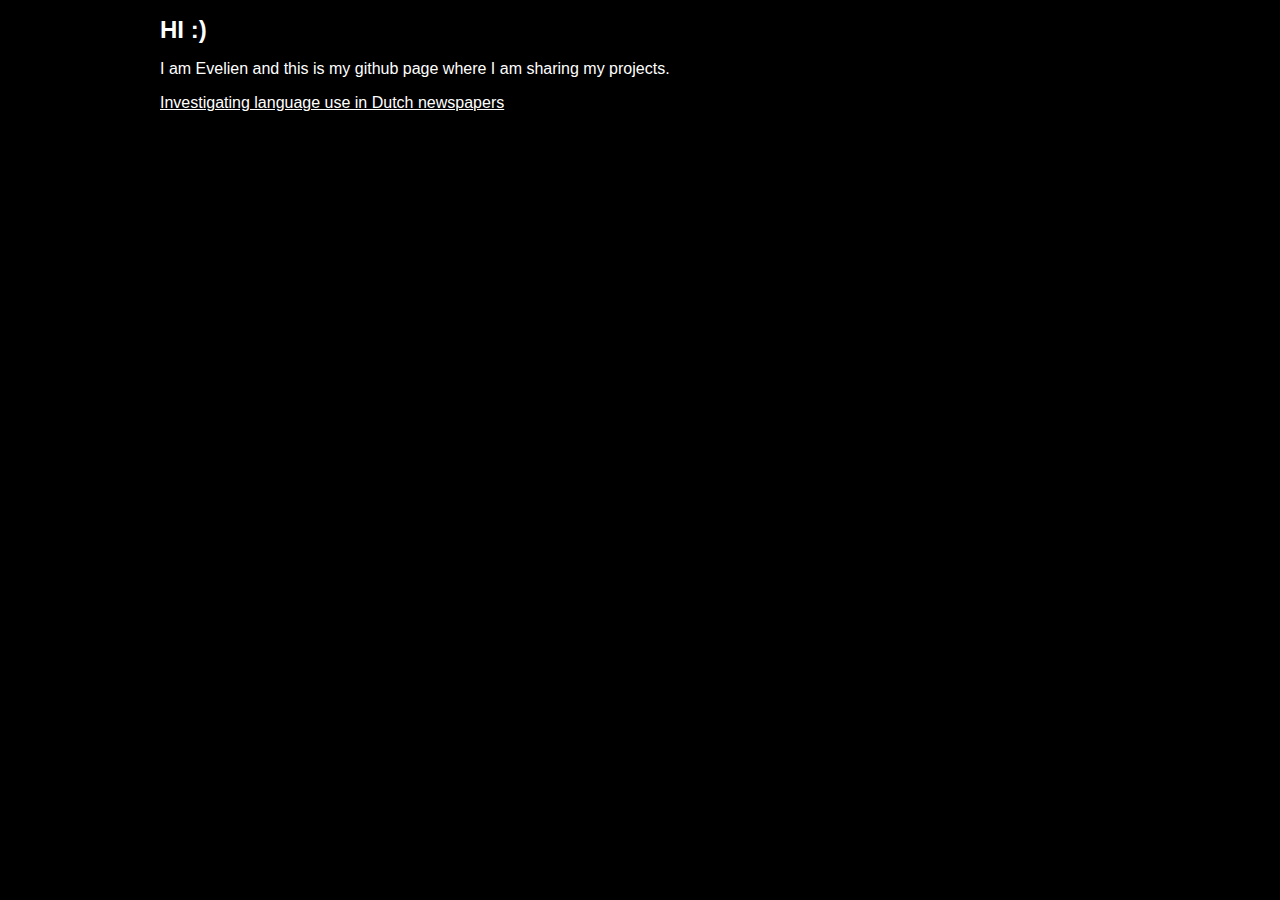
<file: index.html>
<!DOCTYPE html>
<html lang="en">
  <head>
    <meta charset="UTF-8" />
    <meta name="viewport" content="width=device-width, initial-scale=1.0" />
    <title>Portfolio</title>
    <link href="css/styles.css" rel="stylesheet">

  </head>
  <body>

    <h1> Hi :) </h1>
    I am Evelien and this is my github page where I am sharing my projects.
    <p><a class="hyplink" href="html/newspaper_proj.html">Investigating language use in Dutch newspapers</a></p>

  </body>
</html>
</file>
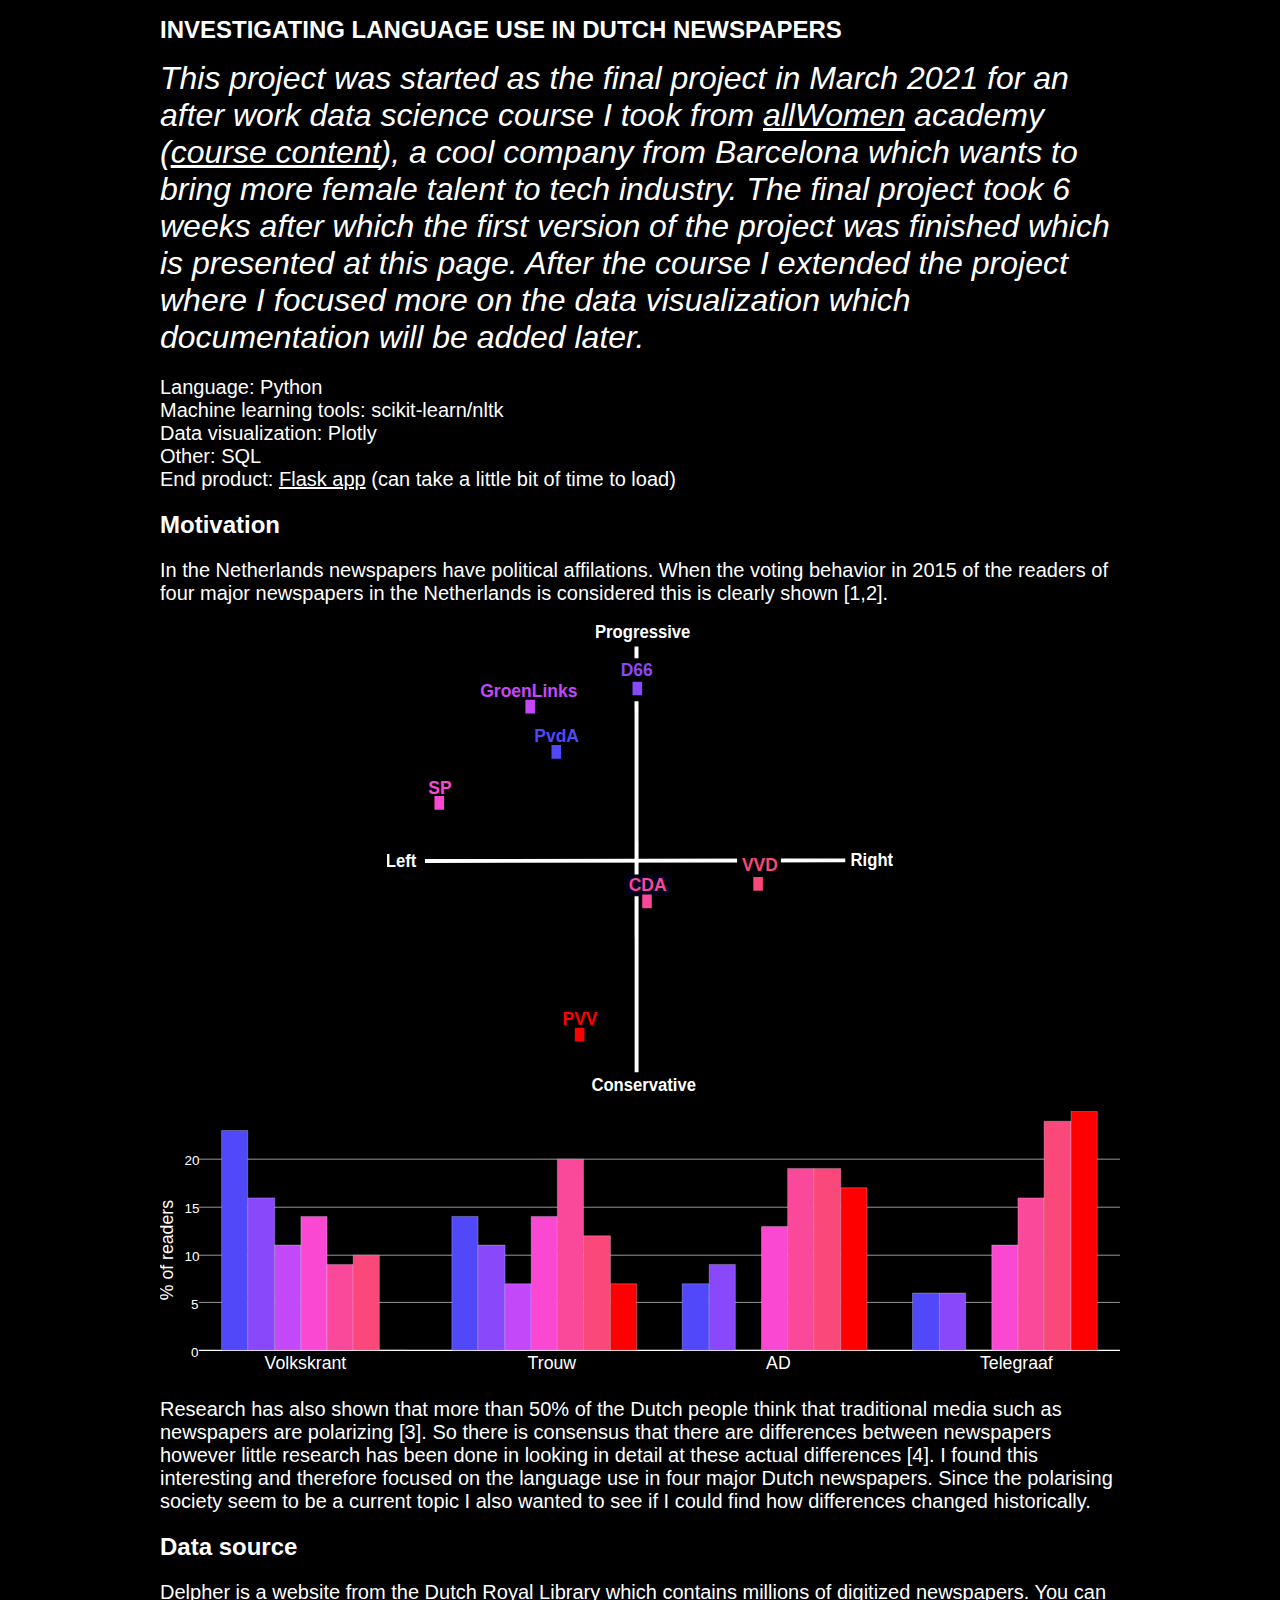
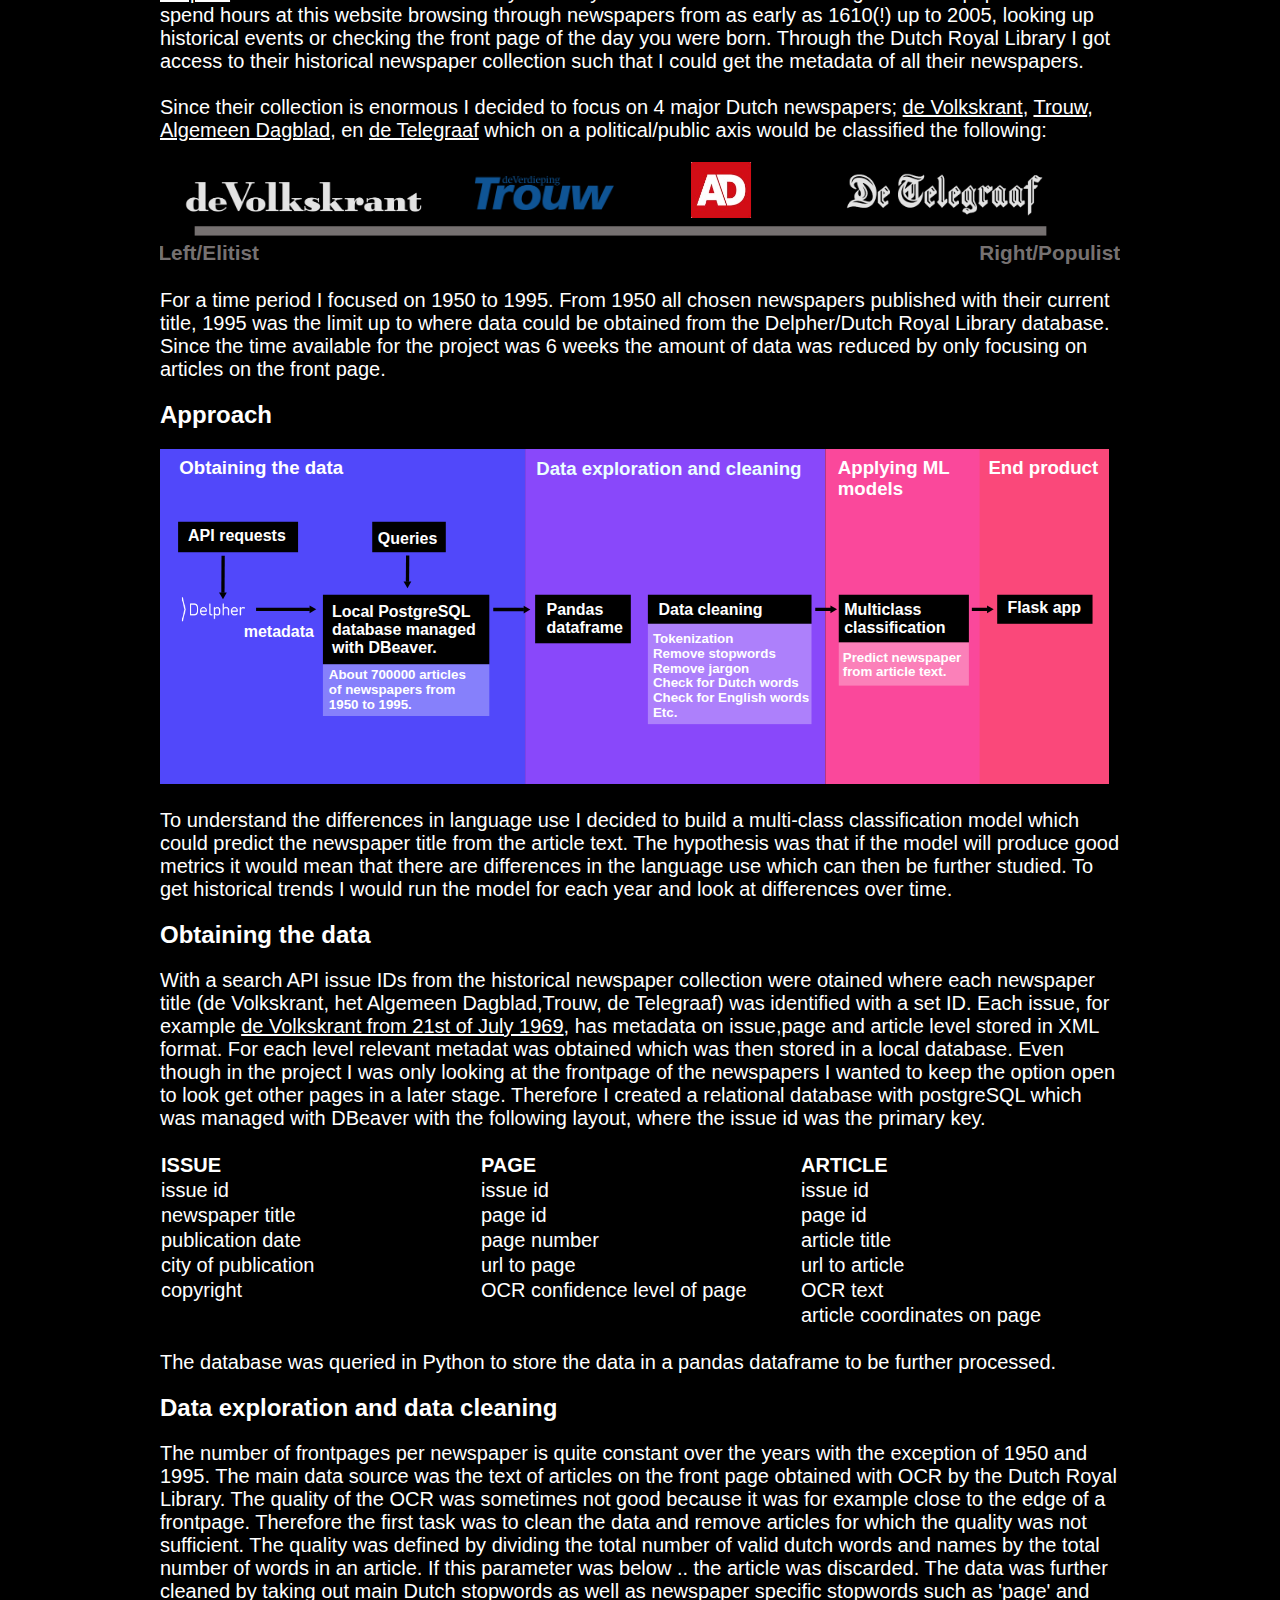
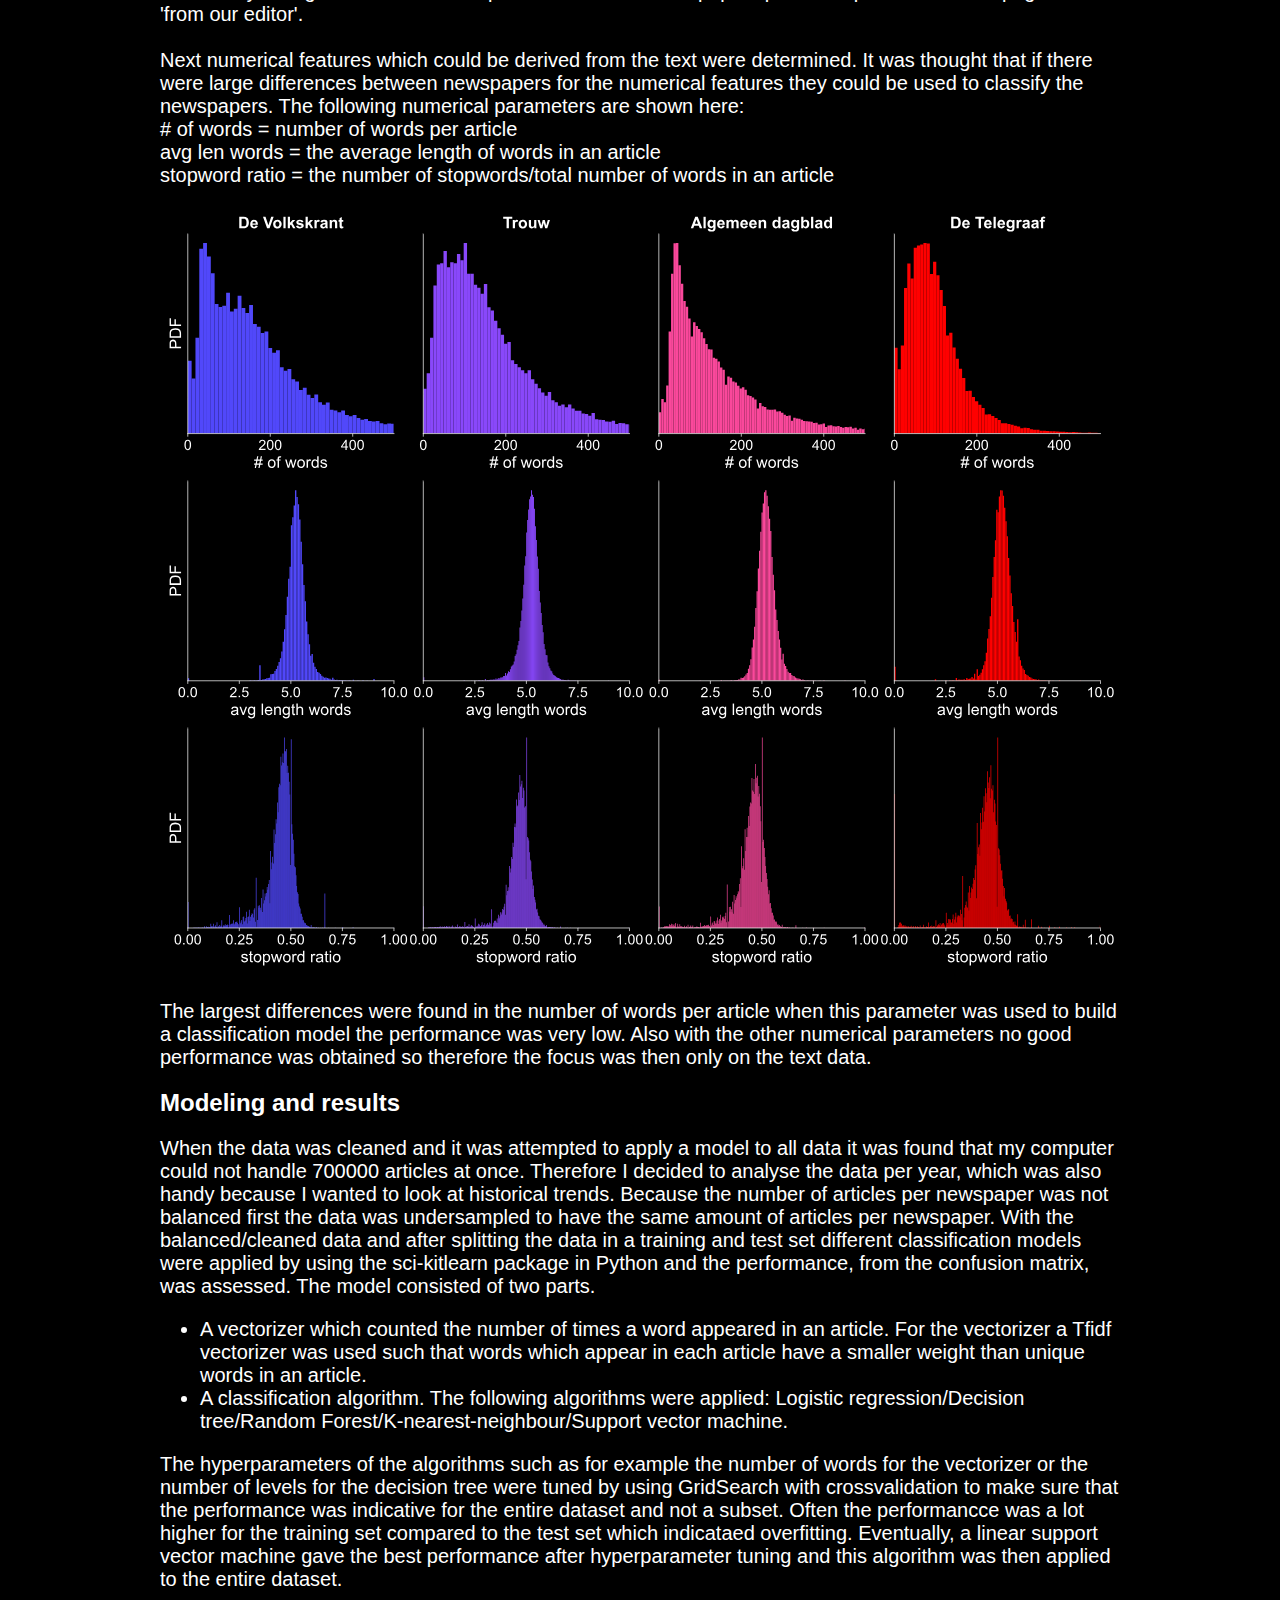
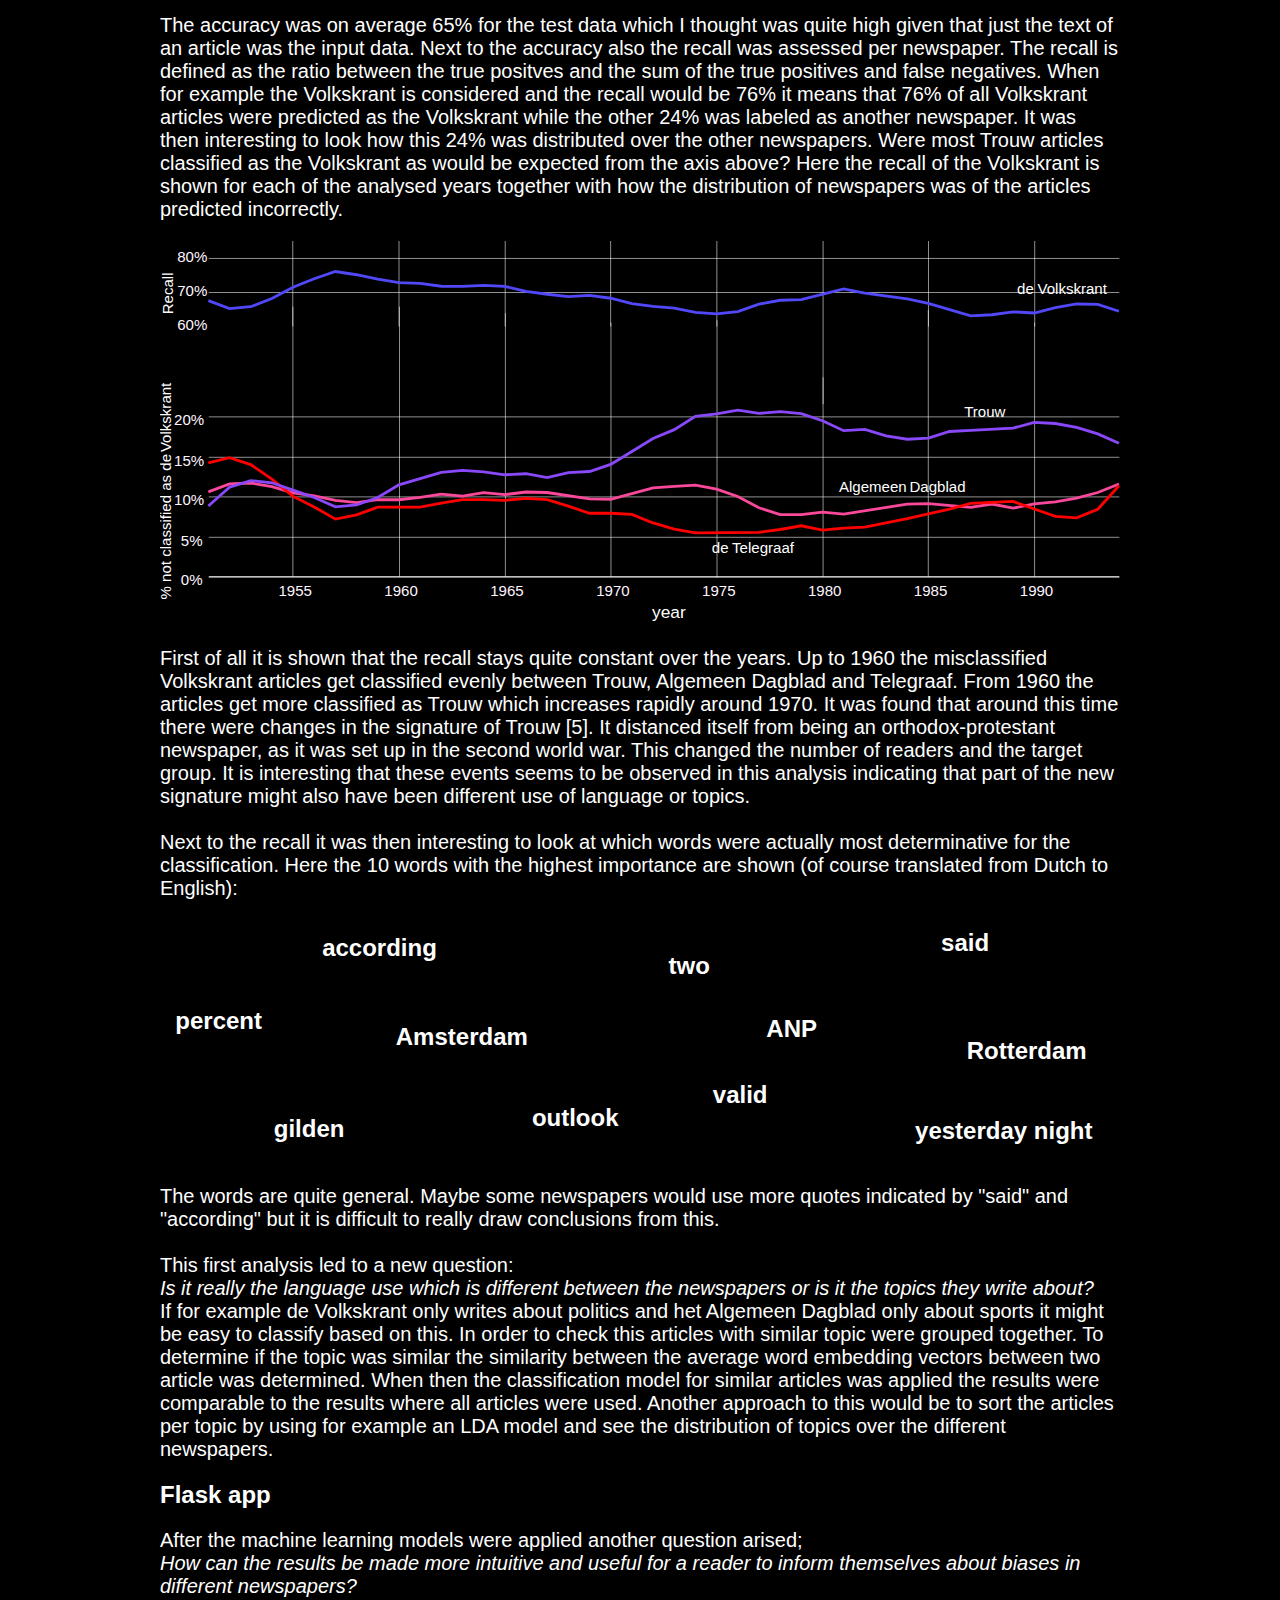
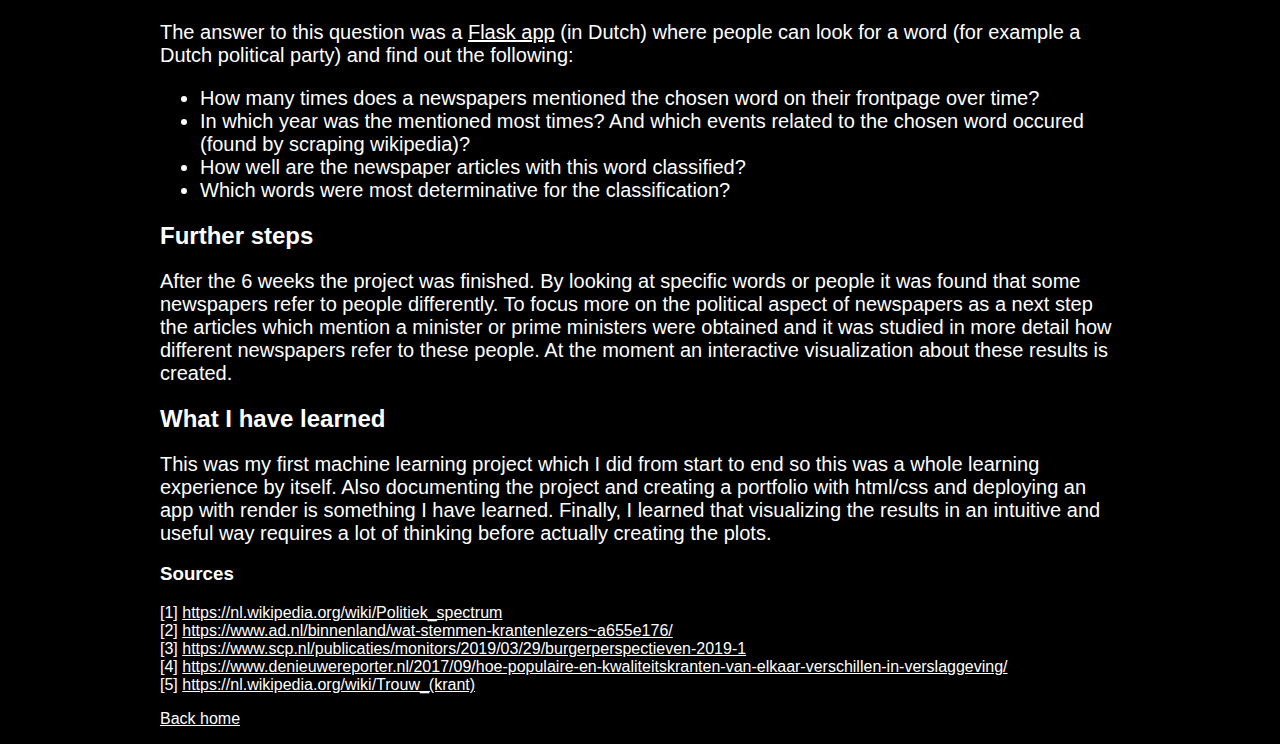
<file: html/newspaper_proj.html>
<!DOCTYPE html>
<html lang="en">
  <head>
    <meta charset="UTF-8" />
    <meta name="viewport" content="width=device-width, initial-scale=1.0" />
    <title>Portfolio</title>
    <link href="../css/styles.css" rel="stylesheet">

  </head>
  <body>


    <h1> Investigating language use in Dutch newspapers</h1>

    <div class=summary-container>
    This project was started as the final project in March 2021 for an after work data science course I took from <a class="hyplink" href="https://www.allwomen.tech/">allWomen</a> academy (<a class="hyplink" href="https://www.allwomen.tech/academy/data-science-remote-part-time/">course content</a>),
    a cool company from Barcelona which wants to bring more female talent to tech industry.
    The final project took 6 weeks after which the first version of the project was finished which is presented at this page. After the course I extended the project
    where I focused more on the data visualization which documentation will be added later.
  </div>

  <div class=tools-container>
    <p>Language: Python <br>
    Machine learning tools: scikit-learn/nltk <br>
    Data visualization: Plotly<br>
    Other: SQL <br>
    End product: <a class="hyplink" href="https://evelien-vb-github-io.onrender.com/">
      Flask app</a> (can take a little bit of time to load)</p>
  </div>

  <h2>Motivation </h2>
  <div class=main-text-container>

    In the Netherlands newspapers have political affilations. When the voting behavior in 2015 of the readers of
    four major newspapers in the Netherlands is considered this is clearly shown   [<a class="hyplink-source" href=#source_1>1</a>,<a class="hyplink-source" href=#source_2>2</a>].

    <p><img class=center-img src="../images/newspaper_proj/political_spectrum.svg" alt="Political spectrum Netherlands"></p>

    <p><img src="../images/newspaper_proj/voting_behaviour.svg" alt="Voting behaviour"></p>

    Research has also shown that more than 50% of the Dutch people think that traditional media such as newspapers are polarizing  <a class="hyplink-source" href=#source_3>[3]</a>.
    So there is consensus that there are differences between newspapers however little research has been done in looking in detail at these actual differences
    <a class="hyplink-source" href=#source_4>[4]</a>. I found this interesting and therefore focused on the language use in four major Dutch newspapers.
    Since the polarising society seem to be a current topic I also wanted to see if I could find how differences changed historically.
  </div>

  <h2>Data source </h2>
  <div class=main-text-container>
    <a class="hyplink" href="https://www.delpher.nl">Delpher</a> is a website from the Dutch Royal Library which contains millions of digitized newspapers.
    You can spend hours at this website browsing through newspapers from as early as 1610(!) up to 2005, looking up historical events or checking the
    front page of the day you were born. Through the Dutch Royal Library I got access to their historical newspaper collection such that I could get the metadata of all their newspapers. <br><br>
    Since their collection is enormous I decided to focus on 4 major Dutch newspapers; <a class="hyplink" href="https://en.wikipedia.org/wiki/De_Volkskrant">de Volkskrant</a>,
    <a class="hyplink" href="https://en.wikipedia.org/wiki/Trouw">Trouw</a>,
    <a class="hyplink" href="https://en.wikipedia.org/wiki/Algemeen_Dagblad">Algemeen Dagblad</a>,  en
    <a class="hyplink" href="https://en.wikipedia.org/wiki/De_Telegraaf">de Telegraaf</a> which on a political/public axis would be classified the following:<br>

    <p><img src="../images/newspaper_proj/newspaper_axis.svg" alt="Newspapers on axis"></p>

    For a time period I focused on 1950 to 1995. From 1950 all chosen newspapers published with their current title, 1995 was the limit up to where data could be obtained
    from the Delpher/Dutch Royal Library database. Since the time available for the project was 6 weeks the amount of data was reduced by only focusing on articles on the front page.

  </div>

  <h2> Approach </h2>

  <div class=main-text-container>

    <p><img src="../images/newspaper_proj/overview_proj.svg" alt="Newspapers on axis"></p>

    To understand the differences in language use I decided to build a multi-class classification model which could predict the newspaper title from the article text.
    The hypothesis was that if the model will produce good metrics it would mean that there are differences in the language use which can then be further studied.
    To get historical trends I would run the model for each year and look at differences over time.

  </div>

  <h2>Obtaining the data </h2>
  <div class=main-text-container>

    With a search API issue IDs from the historical newspaper collection were otained where each newspaper title (de Volkskrant, het Algemeen Dagblad,Trouw, de Telegraaf)
    was identified with a set ID. Each issue, for example  <a class="hyplink" href="https://www.delpher.nl/nl/kranten/view?coll=ddd&identifier=ABCDDD:010847972:mpeg21">
    de Volkskrant from 21st of July 1969</a>, has metadata on issue,page and article level stored in XML format. For each level relevant metadat was obtained which was then
    stored in a local database. Even though in the project I was only looking at the frontpage of the newspapers I wanted to keep the option open to look get other
    pages in a later stage. Therefore I created a relational database with postgreSQL which was managed with DBeaver with the following layout, where
    the issue id was the primary key. <br><br>

    <table>
      <tr>
        <th>ISSUE</th>
        <th>PAGE</th>
        <th>ARTICLE</th>
      </tr>
      <tr>
        <td>issue id</td>
        <td>issue id</td>
        <td>issue id</td>
      </tr>
      <tr>
        <td>newspaper title</td>
        <td>page id</td>
        <td>page id</td>
      </tr>
      <tr>
        <td>publication date</td>
        <td>page number</td>
        <td>article title </td>
      </tr>
      <tr>
        <td>city of publication</td>
        <td>url to page</td>
        <td>url to article</td>
      </tr>

      <tr>
        <td>copyright</td>
        <td>OCR confidence level of page</td>
        <td>OCR text</td>
      </tr>

      <tr>
        <td></td>
        <td></td>
        <td>article coordinates on page</td>
      </tr>

      <tr>

      </tr>
    </table>
    <br>
   The database was queried in Python to store the data in a pandas dataframe to be further processed.

  </div>

  <h2>Data exploration and data cleaning </h2>

  <div class=main-text-container>

    The number of frontpages per newspaper is quite constant over the years with the exception of 1950 and 1995.


    The main data source was the text of articles on the front page obtained with OCR by the Dutch Royal Library. The quality of the OCR was sometimes not good
    because it was for example close to the edge of a frontpage. Therefore the first task was to clean the data and remove articles for which the quality was not sufficient.
    The quality was defined by dividing the total number of valid dutch words and names by the total number of words in an article. If this parameter was below .. the
    article was discarded. The data was further cleaned by taking out main Dutch stopwords as well as newspaper specific stopwords such as 'page' and 'from our editor'. <br> <br>
    Next numerical features which could be derived from the text were determined. It was thought that if there were large differences between newspapers
    for the numerical features they could be used to classify the newspapers. The following numerical parameters are shown here:<br>
    # of words = number of words per article <br>
    avg len words = the average length of words in an article <br>
    stopword ratio = the number of stopwords/total number of words in an article

    <p><img src="../images/newspaper_proj/num_features.svg" alt="Numerical features "></p>

  The largest differences were found in the number of words per article when this parameter was used to build a classification model the performance was very low.
  Also with the other numerical parameters no good performance was obtained so therefore the focus was then only on the text data.



  </div>

  <h2>Modeling and results</h2>
  <div class=main-text-container>

    When the data was cleaned and it was attempted to apply a model to all data it was found that my computer could not handle 700000 articles at once.
    Therefore I decided to analyse the data per year, which was also handy because I wanted to look at historical trends. Because the number of articles
    per newspaper was not balanced first the data was undersampled to have the same amount of articles per newspaper.
   With the balanced/cleaned data and after splitting the data in a training and test set different classification models were applied by using the sci-kitlearn package in Python and the performance, from the
    confusion matrix, was assessed.
    The model consisted of two parts. <br>
    <ul>
      <li> A vectorizer which counted the number of times a word appeared in an article. For the vectorizer a Tfidf
        vectorizer was used such that words which appear in each article have a smaller weight than unique words in an article. </li>
      <li> A classification algorithm. The following algorithms were applied: Logistic regression/Decision tree/Random Forest/K-nearest-neighbour/Support vector machine.</li>
    </ul>

    The hyperparameters of the algorithms such as for example the number of words for the vectorizer or the number of levels for the decision tree were tuned by using GridSearch
    with crossvalidation to make sure that the performance was indicative for the entire dataset and not a subset. Often the performancce was a lot higher for the
    training set compared to the test set which indicataed overfitting. Eventually, a linear support vector machine gave the best performance after hyperparameter tuning and
    this algorithm was then applied to the entire dataset. <br><br>
    The accuracy was on average 65% for the test data which I thought was quite high given that just the text of an article was the input data. Next to the accuracy
    also the recall was assessed per newspaper. The recall is defined as the ratio between the true positves and the sum of the true positives and false negatives. When for
    example the Volkskrant is considered and the recall would be 76% it means that 76% of all Volkskrant articles were predicted as the Volkskrant while the other 24% was
    labeled as another newspaper. It was then interesting to look how this 24% was distributed over the other newspapers. Were most Trouw articles classified as the Volkskrant as would be
    expected from the axis above? Here the recall of the Volkskrant is shown for each of the analysed years together with how the distribution of newspapers was of the articles predicted incorrectly.

    <p><img src="../images/newspaper_proj/results_ml.svg" alt="Results ml"></p>

   First of all it is shown that the recall stays quite constant over the years. Up to 1960 the misclassified Volkskrant articles get classified evenly between Trouw, Algemeen Dagblad
   and Telegraaf. From 1960 the articles get more classified as Trouw which increases rapidly around 1970. It was found that around this time
   there were changes in the signature of Trouw <a class="hyplink-source" href=#source_5>[5]</a>. It distanced itself from being an orthodox-protestant newspaper, as it was set up in the second world war. This changed the number of readers
   and the target group. It is interesting that these events seems to be observed in this analysis indicating that part of the new signature might also have been different use of language or topics. <br> <br>
   Next to the recall it was then interesting to look at which words were actually most determinative for the classification. Here the 10 words with the highest importance are shown (of course translated from Dutch to English):

   <p><img src="../images/newspaper_proj/important_words.svg" alt="important words"></p>

   The words are quite general. Maybe some newspapers would use more quotes indicated by "said" and "according" but it is difficult to really draw conclusions from this. <br> <br>
   This first analysis led to a new question: <br>
   <i> Is it really the language use which is different between the newspapers or is it the topics they write about?</i> <br>
   If for example de Volkskrant only writes about politics and het Algemeen Dagblad only about sports it might be easy to classify based on this. In order to check this articles with similar
   topic were grouped together. To determine if the topic was similar the similarity between the average word embedding vectors between two article was determined. When then the classification model for similar articles was applied the results were comparable to the results where all articles were used.
   Another approach to this would be to sort the articles per topic by using for example an LDA model and see the distribution of topics over the different newspapers.

  </div>

  <h2>Flask app</h2>
  <div class=main-text-container>
  After the machine learning models were applied another question arised; <br> <i>How can the results be made more intuitive and useful
  for a reader to inform themselves about biases in different newspapers?</i> <br><br>
  The answer to this question was a <a class="hyplink" href="https://evelien-vb-github-io.onrender.com/">
  Flask app</a> (in Dutch) where people can look for a word (for example a Dutch political party) and find out the following: <br>
  <ul>
    <li>How many times does a newspapers mentioned the chosen word on their frontpage  over time?</li>
    <li> In which year was the mentioned most times? And which events related to the chosen word occured (found by scraping wikipedia)?</li>
    <li> How well are the newspaper articles with this word classified?</li>
    <li>Which words were most determinative for the classification?</li>
  </ul>


  </div>

  <h2>Further steps</h2>
  <div class=main-text-container>
    After the 6 weeks the project was finished. By looking at specific words or people it was found that some newspapers refer to people differently. To focus more
    on the political aspect of newspapers as a next step the articles which mention a minister or prime ministers were obtained and it was studied in more detail how different newspapers refer to these people.
    At the moment an interactive visualization about these results is created.
  </div>

  <h2>What I have learned</h2>
  <div class=main-text-container>
  This was my first machine learning project which I did from start to end so this was a whole learning experience by itself. Also documenting the project
  and creating a portfolio with html/css and deploying an app with render is something I have learned. Finally, I learned that visualizing the results in an intuitive and useful way requires a lot of
  thinking before actually creating the plots.
  </div>

  <p>
    <h3>Sources</h3>
    [1] <a id=source_1 class="hyplink" href="https://nl.wikipedia.org/wiki/Politiek_spectrum"> https://nl.wikipedia.org/wiki/Politiek_spectrum</a><br>
    [2] <a  id=source_2 class="hyplink" href=>https://www.ad.nl/binnenland/wat-stemmen-krantenlezers~a655e176/</a><br>
    [3] <a id=source_3 class="hyplink" href="https://www.scp.nl/publicaties/monitors/2019/03/29/burgerperspectieven-2019-1">https://www.scp.nl/publicaties/monitors/2019/03/29/burgerperspectieven-2019-1</a><br>
    [4] <a id=source_4 class="hyplink" href="https://www.denieuwereporter.nl/2017/09/hoe-populaire-en-kwaliteitskranten-van-elkaar-verschillen-in-verslaggeving/">https://www.denieuwereporter.nl/2017/09/hoe-populaire-en-kwaliteitskranten-van-elkaar-verschillen-in-verslaggeving/ </a><br>
    [5] <a id=source_5 class="hyplink" href="https://nl.wikipedia.org/wiki/Trouw_(krant)">https://nl.wikipedia.org/wiki/Trouw_(krant) </a><br>
  </p>


  <p><a class="hyplink" href="../index.html">Back home</a></p>
</body>
</html>
</file>
<file: css/styles.css>
body {
  background-color: black;
      max-width: 960px;
      margin: auto;
      font-family: Arial;
      color: white
    }

table {
      table-layout: fixed;
      text-align:left;
      font-family: arial, sans-serif;
      border-collapse: collapse;
      margin-left: auto;
      margin-right: auto;
      width: 100%
    }


h1 {
  text-transform:uppercase;
  font-size: 24px

}

.center-img{
    display: block;
    margin-left: auto;
    margin-right: auto;
}

.hyplink {
    color: white
}

.hyplink-source {
  text-decoration: none;
  color: white
}

.summary-container {
  font-style:italic;
  font-size: 32px;
  max-width: 1200px
}

.tools-container {
  font-size: 20px;
  max-width:720px
}

.main-text-container {
  font-size: 20px;
  max-width: 1200px

}
</file>
